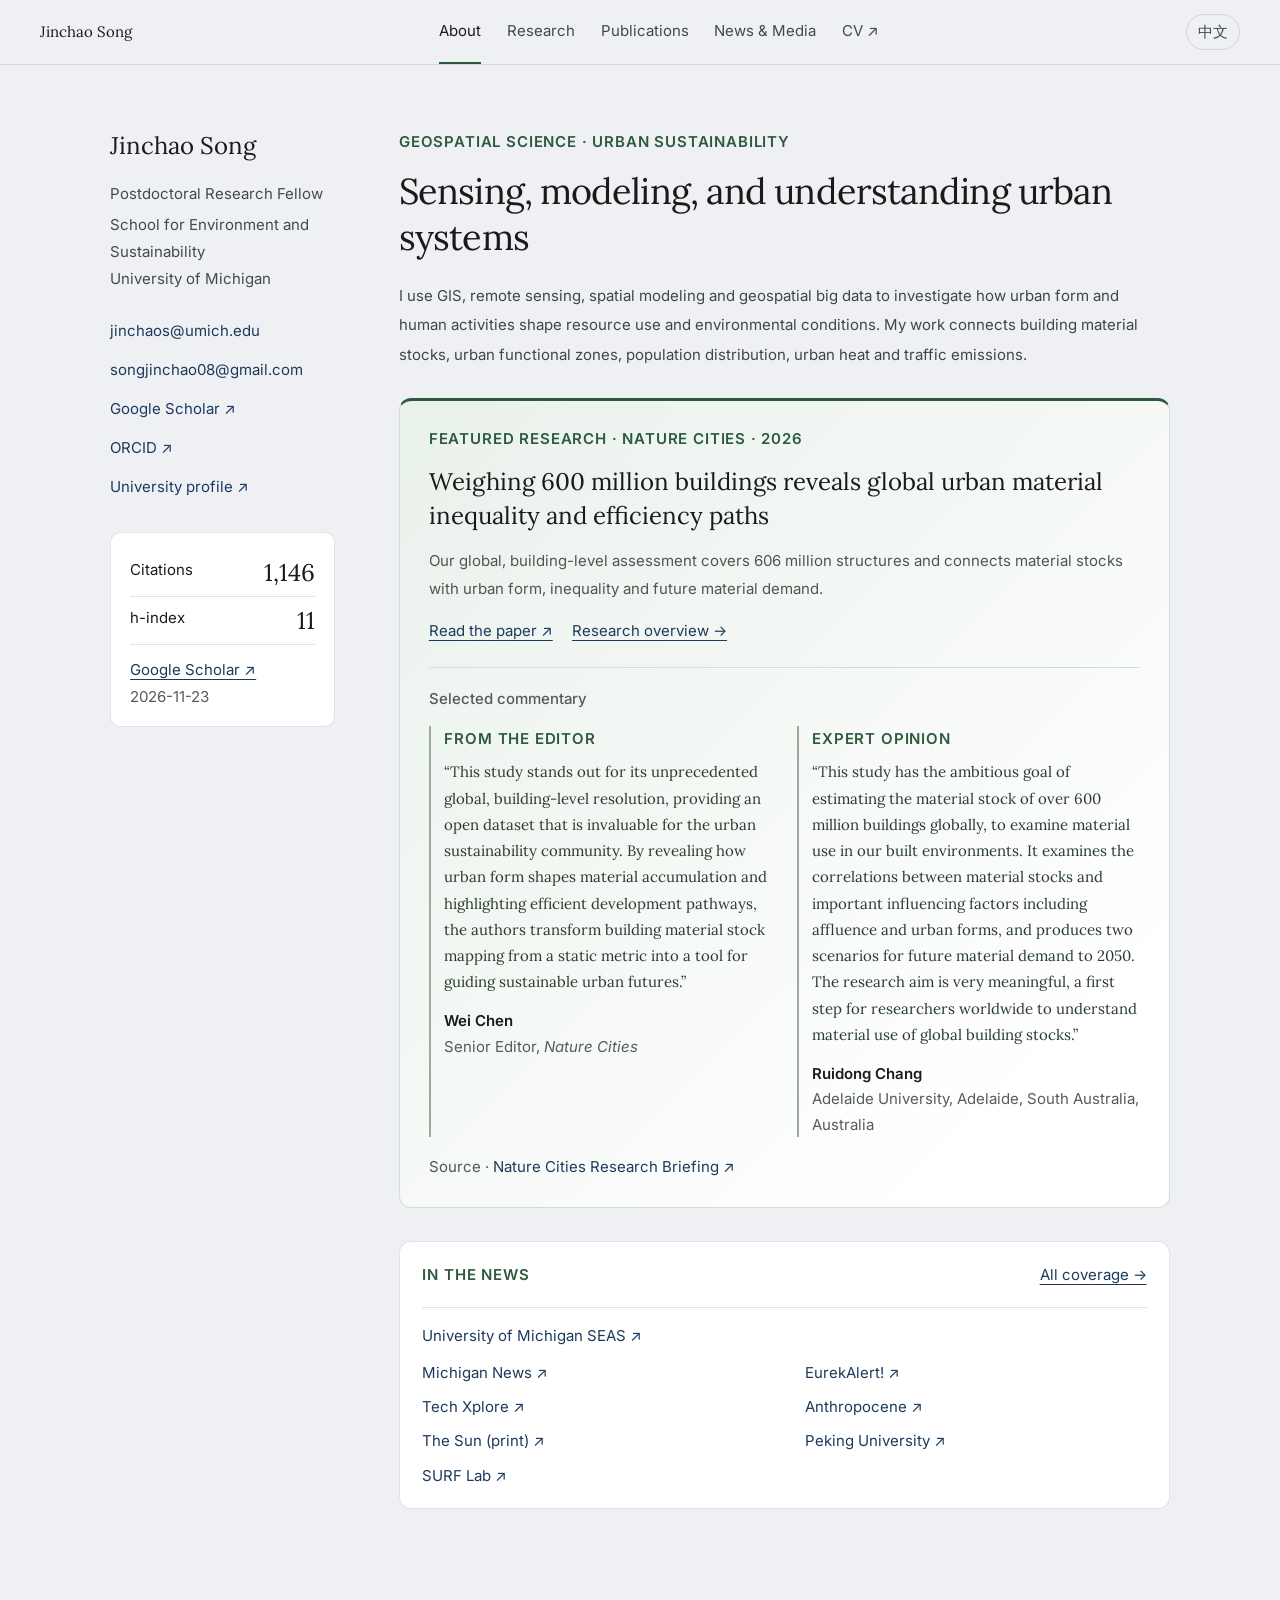
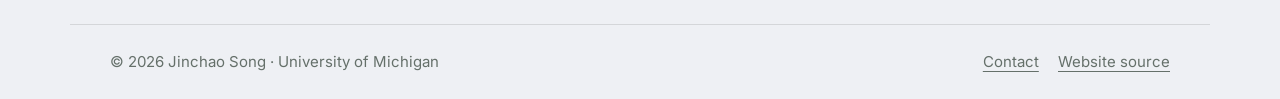
<file: index.html>
<!doctype html>
<html lang="en"><head>
<meta charset="utf-8"><meta name="viewport" content="width=device-width, initial-scale=1">
<title>Jinchao Song | Geospatial Science & Urban Sustainability</title>
<meta name="description" content="Jinchao Song is a postdoctoral research fellow at the University of Michigan working on GIS, remote sensing, geospatial big data and urban sustainability.">
<link rel="canonical" href="https://jinchao-song.github.io/">
<meta property="og:type" content="website"><meta property="og:title" content="Jinchao Song | Geospatial Science & Urban Sustainability"><meta property="og:description" content="Research and publications at the intersection of geospatial science and urban sustainability."><meta property="og:url" content="https://jinchao-song.github.io/">
<link rel="preconnect" href="https://fonts.googleapis.com"><link rel="preconnect" href="https://fonts.gstatic.com" crossorigin>
<link href="https://fonts.googleapis.com/css2?family=Lora:ital,wght@0,400;0,500;1,400&family=Inter:wght@400;500;600&display=swap" rel="stylesheet">
<link rel="stylesheet" href="site.css"><script src="site.js" defer></script>
<link rel="stylesheet" href="typography.css">
</head><body>
<a class="skip-link" href="#main">Skip to content</a>
<nav aria-label="Main navigation"><a class="nav-logo" href="#about">Jinchao Song</a><ul class="nav-links"><li><a href="#about" data-panel="about"><span data-en="About" data-zh="关于" >About</span></a></li><li><a href="#research" data-panel="research"><span data-en="Research" data-zh="研究" >Research</span></a></li><li><a href="#publications" data-panel="publications"><span data-en="Publications" data-zh="论文" >Publications</span></a></li><li><a href="#news" data-panel="news"><span data-en="News &amp; Media" data-zh="新闻与媒体" >News &amp; Media</span></a></li><li><a href="assets/Jinchao_Song_CV.pdf?v=20261010" class="">CV ↗</a></li></ul><button class="lang-toggle" id="langBtn" type="button" aria-label="Switch to Chinese">中文</button></nav>
<main id="main">
<section class="panel" id="about" aria-labelledby="about-title">
<div class="about-grid"><aside class="profile">
<h2 class="about-name">Jinchao Song</h2>
<p data-en="Postdoctoral Research Fellow" data-zh="博士后研究员" class="about-pos">Postdoctoral Research Fellow</p>
<p class="about-pos">School for Environment and Sustainability<br>University of Michigan</p>
<div class="contact-links">
<a href="mailto:jinchaos@umich.edu" class="">jinchaos@umich.edu</a>
<a href="mailto:songjinchao08@gmail.com" class="">songjinchao08@gmail.com</a>
<a href="https://scholar.google.com/citations?user=GwY9nlEAAAAJ&amp;hl=en" class="">Google Scholar ↗</a><a href="https://orcid.org/0000-0002-3448-124X" class="">ORCID ↗</a>
<a href="https://css.umich.edu/people/post-docs-associates/jinchao-song" class="">University profile ↗</a>
</div>
<div class="metrics" id="metrics" hidden><div><span data-en="Citations" data-zh="引用">Citations</span><strong id="citations"></strong></div><div><span>h-index</span><strong id="h-index"></strong></div><p><a href="https://scholar.google.com/citations?user=GwY9nlEAAAAJ&amp;hl=en" class="">Google Scholar ↗</a><br><span id="metrics-date"></span></p></div>
</aside><div class="about-content">
<p data-en="Geospatial science · Urban sustainability" data-zh="地理空间科学 · 城市可持续发展" class="eyebrow">Geospatial science · Urban sustainability</p>
<h1 data-en="Sensing, modeling, and understanding urban systems" data-zh="感知、建模与理解城市系统" id="about-title" tabindex="-1">Sensing, modeling, and understanding urban systems</h1>
<p data-en="I use GIS, remote sensing, spatial modeling and geospatial big data to investigate how urban form and human activities shape resource use and environmental conditions. My work connects building material stocks, urban functional zones, population distribution, urban heat and traffic emissions." data-zh="我利用 GIS、遥感、空间建模和地理空间大数据，研究城市形态与人类活动如何影响资源利用和环境。我的研究涉及建筑材料存量、城市功能区、人口分布、城市热环境及交通排放。" class="intro">I use GIS, remote sensing, spatial modeling and geospatial big data to investigate how urban form and human activities shape resource use and environmental conditions. My work connects building material stocks, urban functional zones, population distribution, urban heat and traffic emissions.</p>
<article class="featured-paper">
<p data-en="Featured research · Nature Cities · 2026" data-zh="代表性研究 · Nature Cities · 2026" class="eyebrow">Featured research · Nature Cities · 2026</p>
<h2><a href="https://doi.org/10.1038/s44284-026-00510-3" class="">Weighing 600 million buildings reveals global urban material inequality and efficiency paths</a></h2>
<p data-en="Our global, building-level assessment covers 606 million structures and connects material stocks with urban form, inequality and future material demand." data-zh="我们在全球范围内对 6.06 亿栋建筑开展单体尺度评估，将材料存量与城市形态、不平等及未来材料需求联系起来。" >Our global, building-level assessment covers 606 million structures and connects material stocks with urban form, inequality and future material demand.</p>
<div class="inline-links"><a href="https://doi.org/10.1038/s44284-026-00510-3" class="">Read the paper ↗</a><a href="project-4.html" class="">Research overview →</a></div>
<section class="research-commentary" aria-labelledby="research-commentary-title">
<h3 id="research-commentary-title" data-en="Selected commentary" data-zh="编辑与专家评价">Selected commentary</h3>
<div class="research-quotes">
<figure><p class="eyebrow" data-en="From the editor" data-zh="编辑评价">From the editor</p><blockquote cite="https://www.nature.com/articles/s44284-026-00509-w">“This study stands out for its unprecedented global, building-level resolution, providing an open dataset that is invaluable for the urban sustainability community. By revealing how urban form shapes material accumulation and highlighting efficient development pathways, the authors transform building material stock mapping from a static metric into a tool for guiding sustainable urban futures.”</blockquote><figcaption><strong>Wei Chen</strong><span>Senior Editor, <cite>Nature Cities</cite></span></figcaption></figure>
<figure><p class="eyebrow" data-en="Expert opinion" data-zh="专家评价">Expert opinion</p><blockquote cite="https://www.nature.com/articles/s44284-026-00509-w">“This study has the ambitious goal of estimating the material stock of over 600 million buildings globally, to examine material use in our built environments. It examines the correlations between material stocks and important influencing factors including affluence and urban forms, and produces two scenarios for future material demand to 2050. The research aim is very meaningful, a first step for researchers worldwide to understand material use of global building stocks.”</blockquote><figcaption><strong>Ruidong Chang</strong><span>Adelaide University, Adelaide, South Australia, Australia</span></figcaption></figure>
</div>
<p class="commentary-source"><span data-en="Source · " data-zh="来源 · ">Source · </span><a href="https://www.nature.com/articles/s44284-026-00509-w">Nature Cities Research Briefing ↗</a></p>
</section>
</article>
<div class="home-highlights" aria-label="Media highlights">
<div class="home-coverage">
<div class="coverage-header"><p class="eyebrow" data-en="In the news" data-zh="媒体与新闻">In the news</p><a class="all-news-link" href="#press-coverage" data-en="All coverage →" data-zh="全部报道 →">All coverage →</a></div>
<ul class="coverage-list">
<li><a href="https://seas.umich.edu/news/weighing-600-million-buildings-help-construct-more-efficient-future">University of Michigan SEAS ↗</a></li>
<li><a href="https://news.umich.edu/weighing-600-million-buildings-to-help-construct-a-more-efficient-future/">Michigan News ↗</a></li>
<li><a href="https://www.eurekalert.org/news-releases/1143682">EurekAlert! ↗</a></li>
<li><a href="https://techxplore.com/news/2026-09-million-efficient-future.html">Tech Xplore ↗</a></li>
<li><a href="https://www.anthropocenemagazine.org/2026/09/why-less-steel-and-concrete-isnt-the-same-as-more-sustainable/">Anthropocene ↗</a></li>
<li><a href="#press-sun">The Sun <span data-en="(print)" data-zh="（纸质版）">(print)</span> ↗</a></li>
<li><a href="https://ues.pku.edu.cn/xyxw/75dc41dcbbae4fb2961508c1afae5a6b.htm">Peking University ↗</a></li>
<li><a href="https://surf-lab.earth/f/new-pub">SURF Lab ↗</a></li>
</ul></div>
</div>
</div></div></section>

<section class="panel" id="research" aria-labelledby="research-title">
<header class="section-header"><div><p data-en="Research" data-zh="研究" class="eyebrow">Research</p><h1 data-en="From individual buildings to urban systems" data-zh="从单体建筑到城市系统" id="research-title" tabindex="-1">From individual buildings to urban systems</h1></div></header>
<p data-en="Integrating remote sensing, GIS and spatial modeling to understand the environmental and resource implications of urban development." data-zh="融合遥感、GIS 与空间建模，理解城市发展的环境与资源影响。" class="section-intro">Integrating remote sensing, GIS and spatial modeling to understand the environmental and resource implications of urban development.</p>
<div class="projects-grid">
<a class="project-card" href="project-4.html"><img class="building-preview" src="assets/building-material-stocks-fig3.png" alt="Urban form and building material stock visualizations from Song et al., Nature Cities (2026), Figure 3" loading="lazy" width="2070" height="1873"><div class="project-body"><p data-en="Resources &amp; sustainability" data-zh="资源与可持续发展" class="eyebrow">Resources &amp; sustainability</p><h2>Global Building Material Stocks</h2><p data-en="Building-level material stocks, global inequality and material-efficient urban development." data-zh="单体建筑材料存量、全球不平等与材料高效利用的城市发展。">Building-level material stocks, global inequality and material-efficient urban development.</p><span class="project-cta">Explore research →</span></div></a>
<a class="project-card" href="project-1.html"><img src="ufz-mexico.jpg" alt="Urban functional zone mapping" loading="lazy" width="600" height="250"><div class="project-body"><p data-en="Remote sensing" data-zh="遥感" class="eyebrow">Remote sensing</p><h2>Urban Functional Zone Mapping</h2><p data-en="Combining satellite imagery with urban data to map functions and population patterns." data-zh="结合卫星影像与城市数据，刻画城市功能与人口分布。">Combining satellite imagery with urban data to map functions and population patterns.</p><span class="project-cta">Explore research →</span></div></a>
<a class="project-card" href="project-3.html"><img src="heat-map.gif" alt="Animated global thermal environment visualization" loading="lazy" width="600" height="250"><div class="project-body"><p data-en="Urban form &amp; climate" data-zh="城市形态与气候" class="eyebrow">Urban form &amp; climate</p><h2>Urban Heat Island</h2><p data-en="Investigating how building density and urban form relate to land surface temperature." data-zh="探究建筑密度、城市形态与地表温度的关系。">Investigating how building density and urban form relate to land surface temperature.</p><span class="project-cta">Explore research →</span></div></a>
<a class="project-card" href="project-2.html"><img src="traffic-status.gif" alt="Traffic congestion patterns in Beijing" loading="lazy" width="600" height="250"><div class="project-body"><p data-en="Urban mobility &amp; air quality" data-zh="城市交通与空气质量" class="eyebrow">Urban mobility &amp; air quality</p><h2>Traffic Congestion and Vehicle Emissions</h2><p data-en="Using multi-source data and deep learning to study congestion and traffic-related emissions." data-zh="运用多源数据与深度学习研究交通拥堵和交通排放。">Using multi-source data and deep learning to study congestion and traffic-related emissions.</p><span class="project-cta">Explore research →</span></div></a>
</div></section>

<section class="panel" id="publications" aria-labelledby="publications-title"><header class="section-header"><h1 id="publications-title" tabindex="-1" data-en="Publications" data-zh="学术论文">Publications</h1><a href="https://scholar.google.com/citations?user=GwY9nlEAAAAJ&amp;hl=en" class="">Google Scholar ↗</a></header>
<div class="filter-bar" id="publication-filters" hidden><button type="button" data-filter="all" aria-pressed="true" data-en="All articles" data-zh="全部论文">All articles</button><button type="button" data-filter="first" aria-pressed="false" data-en="First-author articles" data-zh="第一作者论文">First-author articles</button></div>
<div class="pub-list"><article class="pub-item" data-first-author="true"><div class="pub-year">2026</div><div><h3 class="pub-title"><a href="https://doi.org/10.1038/s44284-026-00510-3" class="">Weighing 600 million buildings reveals global urban material inequality and efficiency paths</a></h3><p class="pub-authors"><strong>J Song</strong>, K Sun, BP Goldstein, X Tong, L Wang, M Helbich, Q Liu, M Dai, X Li, G Liu</p><p class="pub-venue"><strong class="journal-name">Nature Cities</strong></p></div></article>
<article class="pub-item" data-first-author="false"><div class="pub-year">2025</div><div><h3 class="pub-title"><a href="https://doi.org/10.1021/acs.est.5c05684" class="">Spatiotemporal Characteristics of Global Building Material Intensity Revealed for Circular and Low-Carbon Construction</a></h3><p class="pub-authors">Q Liu, X Ouyang, W Zhu, K Sun, <strong>J Song</strong>, X Li, Y Li, W Chen, G Liu</p><p class="pub-venue"><strong class="journal-name">Environmental Science &amp; Technology</strong> 59 (46), 24786–24795</p></div></article>
<article class="pub-item" data-first-author="false"><div class="pub-year">2025</div><div><h3 class="pub-title"><a href="https://doi.org/10.1038/s41597-025-05618-0" class="">A global dataset for steel aluminum and cement in-use stocks at 500 m gridded level 2000–2019</a></h3><p class="pub-authors">K Sun, Q Li, M Dai, H Guo, Q Liu, <strong>J Song</strong>, Z Chen, SRB Gummidi, W Chen, B Yu, G Liu</p><p class="pub-venue"><strong class="journal-name">Scientific Data</strong> 12, 1560</p></div></article>
<article class="pub-item" data-first-author="false"><div class="pub-year">2025</div><div><h3 class="pub-title"><a href="https://www.sciencedirect.com/science/article/pii/S266649842500016X" class="">Urban Fabric Decoded: High-Precision Building Material Identification via Deep Learning and Remote Sensing</a></h3><p class="pub-authors">K Sun, Q Li, Q Liu, <strong>J Song</strong>, M Dai, X Qian, SRB Gummidi, B Yu, F Creutzig, G Liu</p><p class="pub-venue"><strong class="journal-name">Environmental Science and Ecotechnology</strong> 24, 100538</p></div></article>
<article class="pub-item" data-first-author="true"><div class="pub-year">2020</div><div><h3 class="pub-title"><a href="https://doi.org/10.1016/j.landurbplan.2020.103794" class="">Effects of building density on land surface temperature in China: Spatial patterns and determinants</a></h3><p class="pub-authors"><strong>J Song</strong>, W Chen, J Zhang, K Huang, B Hou, AV Prishchepov</p><p class="pub-venue"><strong class="journal-name">Landscape and Urban Planning</strong> 198, 103794</p></div></article>
<article class="pub-item" data-first-author="true"><div class="pub-year">2019</div><div><h3 class="pub-title"><a href="https://www.sciencedirect.com/science/article/pii/S0959652619327519" class="">Spatio-temporal patterns of traffic-related air pollutant emissions in different urban functional zones estimated by real-time video and deep learning technique</a></h3><p class="pub-authors"><strong>J Song</strong>, C Zhao, T Lin, X Li, AV Prishchepov</p><p class="pub-venue"><strong class="journal-name">Journal of Cleaner Production</strong> 238, 117881</p></div></article>
<article class="pub-item" data-first-author="true"><div class="pub-year">2019</div><div><h3 class="pub-title"><a href="https://doi.org/10.1016/j.compenvurbsys.2019.101364" class="">Mapping spatio-temporal patterns and detecting the factors of traffic congestion with multi-source data fusion and mining techniques</a></h3><p class="pub-authors"><strong>J Song</strong>, C Zhao, S Zhong, TAS Nielsen, AV Prishchepov</p><p class="pub-venue"><strong class="journal-name">Computers, Environment and Urban Systems</strong> 77, 101364</p></div></article>
<article class="pub-item" data-first-author="true"><div class="pub-year">2019</div><div><h3 class="pub-title"><a href="https://www.sciencedirect.com/science/article/pii/S0169204619301513" class="">Monitoring finer-scale population density in urban functional zones: A remote sensing data fusion approach</a></h3><p class="pub-authors"><strong>J Song</strong>, X Tong, L Wang, C Zhao, AV Prishchepov</p><p class="pub-venue"><strong class="journal-name">Landscape and Urban Planning</strong> 190, 103580</p></div></article>
<article class="pub-item" data-first-author="false"><div class="pub-year">2019</div><div><h3 class="pub-title"><a href="https://doi.org/10.1016/j.scitotenv.2018.11.143" class="">Analysis of the relationship between electromagnetic radiation characteristics and urban functions in highly populated urban areas</a></h3><p class="pub-authors">C Tang, C Yang, RS Cai, H Ye, L Duan, Z Zhang, Z Shi, K Lin, <strong>J Song</strong>, X Huang, H Zhang, J Yang, P Cai</p><p class="pub-venue"><strong class="journal-name">Science of the Total Environment</strong> 654, 535–540</p></div></article>
<article class="pub-item" data-first-author="true"><div class="pub-year">2018</div><div><h3 class="pub-title"><a href="https://www.mdpi.com/2072-4292/10/11/1737" class="">Mapping urban functional zones by integrating very high spatial resolution remote sensing imagery and points of interest: A case study of Xiamen, China</a></h3><p class="pub-authors"><strong>J Song</strong>, T Lin, X Li, AV Prishchepov</p><p class="pub-venue"><strong class="journal-name">Remote Sensing</strong> 10 (11), 1737</p></div></article>
<article class="pub-item" data-first-author="false"><div class="pub-year">2018</div><div><h3 class="pub-title"><a href="https://doi.org/10.1016/j.habitatint.2017.11.013" class="">Urban waterlogging risk assessment based on internet open data: A case study in China</a></h3><p class="pub-authors">T Lin, X Liu, <strong>J Song</strong>, G Zhang, Y Jia, Z Tu, Z Zheng, C Liu</p><p class="pub-venue"><strong class="journal-name">Habitat International</strong> 71, 88–96</p></div></article>
<article class="pub-item" data-first-author="false"><div class="pub-year">2018</div><div><h3 class="pub-title"><a href="https://doi.org/10.1016/j.jclepro.2017.10.099" class="">The role of climate, construction quality, microclimate, and socio-economic conditions on carbon emissions from office buildings in China</a></h3><p class="pub-authors">H Ye, Q Ren, L Shi, <strong>J Song</strong>, X Hu, X Li, G Zhang, T Lin, X Xue</p><p class="pub-venue"><strong class="journal-name">Journal of Cleaner Production</strong> 171, 911–916</p></div></article>
<article class="pub-item" data-first-author="false"><div class="pub-year">2016</div><div><h3 class="pub-title"><a href="https://doi.org/10.1186/s12940-016-0104-5" class="">Urbanization and health in China, thinking at the national, local and individual levels</a></h3><p class="pub-authors">X Li, <strong>J Song</strong>, T Lin, J Dixon, G Zhang, H Ye</p><p class="pub-venue"><strong class="journal-name">Environmental Health</strong> 15 (Suppl 1), S32</p></div></article>
<article class="pub-item" data-first-author="true"><div class="pub-year">2015</div><div><h3 class="pub-title"><a href="https://doi.org/10.3724/SP.J.1047.2015.00750" class="">A method of extracting urban built-up area based on DMSP/OLS nighttime data and Google Earth</a></h3><p class="pub-authors"><strong>J Song</strong>, X Li, T Lin, G Zhang, H Ye, X He, R Ge</p><p class="pub-venue"><strong class="journal-name">Journal of Geo-Information Science</strong> 17 (6), 750–756</p></div></article></div>
<div class="info-block briefing"><h2 data-en="Research briefing" data-zh="研究简报">Research briefing</h2><h3><a href="https://doi.org/10.1038/s44284-026-00509-w" class="">Global characterization of building-level weight reveals urban material inequality</a></h3><p><em><strong class="journal-name">Nature Cities</strong></em> · 8 September 2026</p><p data-en="Companion briefing to the research article above, including a “Behind the paper” contribution by G. Liu and J. Song, expert opinion and an editorial perspective." data-zh="上述研究论文的配套简报，包含 G. Liu 与 J. Song 的“Behind the paper”内容，以及专家和编辑点评。" >Companion briefing to the research article above, including a “Behind the paper” contribution by G. Liu and J. Song, expert opinion and an editorial perspective.</p></div>
</section>

<section class="panel" id="news" aria-labelledby="news-title">
<header class="section-header"><div><p data-en="Research in focus" data-zh="研究动态" class="eyebrow">Research in focus</p><h1 id="news-title" tabindex="-1" data-en="News, Media &amp; Conferences" data-zh="新闻、媒体与学术会议">News, Media &amp; Conferences</h1></div></header>
<div class="news-jump-links"><a href="#press-coverage" data-en="Media &amp; research news" data-zh="媒体与研究新闻">Media &amp; research news</a><a href="#conference-grc" data-en="Conference photos" data-zh="会议照片">Conference photos</a></div>
<div id="press-coverage"><h2 class="subheading" tabindex="-1" data-en="Media &amp; Research News" data-zh="媒体与研究新闻">Media &amp; Research News</h2>
<div class="news-list"><article class="news-item"><p class="news-date">17 Sep 2026</p><div><span data-en="University news" data-zh="大学新闻" class="eyebrow">University news</span><h3>University of Michigan SEAS</h3><p><a href="https://seas.umich.edu/news/weighing-600-million-buildings-help-construct-more-efficient-future" class="">Weighing 600 million buildings to help construct a more efficient future</a></p></div></article><article class="news-item"><p class="news-date">15 Sep 2026</p><div><span data-en="Media coverage" data-zh="媒体报道" class="eyebrow">Media coverage</span><h3>Anthropocene</h3><p><a href="https://www.anthropocenemagazine.org/2026/09/why-less-steel-and-concrete-isnt-the-same-as-more-sustainable/" class="">Why less steel and concrete isn’t the same as more sustainable</a></p></div></article><article class="news-item"><p class="news-date">14 Sep 2026</p><div><span data-en="University news" data-zh="大学新闻" class="eyebrow">University news</span><h3>Michigan News</h3><p><a href="https://news.umich.edu/weighing-600-million-buildings-to-help-construct-a-more-efficient-future/">Weighing 600 million buildings to help construct a more efficient future</a></p></div></article><article class="news-item"><p class="news-date">14 Sep 2026</p><div><span data-en="Lab news" data-zh="实验室新闻" class="eyebrow">Lab news</span><h3>SURF Lab</h3><p><a href="https://surf-lab.earth/f/new-pub" class="">New Pub</a></p></div></article><article class="news-item"><p class="news-date">11 Sep 2026</p><div><span data-en="Research news release" data-zh="研究新闻稿" class="eyebrow">Research news release</span><h3>EurekAlert!</h3><p><a href="https://www.eurekalert.org/news-releases/1143682">Weighing 600 million buildings to help construct a more efficient future</a></p></div></article><article class="news-item"><p class="news-date">11 Sep 2026</p><div><span data-en="External news platform · University of Michigan supplied" data-zh="外部新闻平台 · 密歇根大学供稿" class="eyebrow">External news platform · University of Michigan supplied</span><h3>Tech Xplore</h3><p><a href="https://techxplore.com/news/2026-09-million-efficient-future.html">Weighing 600 million buildings to help construct a more efficient future</a></p></div></article><article class="news-item"><p class="news-date">10 Sep 2026</p><div><span data-en="University news · in Chinese" data-zh="大学新闻 · 中文" class="eyebrow">University news · in Chinese</span><h3>Peking University</h3><p><a href="https://ues.pku.edu.cn/xyxw/75dc41dcbbae4fb2961508c1afae5a6b.htm" class="">Research news on global building material stocks and sustainable urban transitions</a></p></div></article><article class="news-item"><p class="news-date">8 Sep 2026</p><div><span data-en="Research briefing" data-zh="研究简报" class="eyebrow">Research briefing</span><h3>Nature Cities</h3><p><a href="https://doi.org/10.1038/s44284-026-00509-w" class="">Global characterization of building-level weight reveals urban material inequality</a></p></div></article><article class="news-item" id="press-sun"><p class="news-date">2026</p><div><span data-en="Print newspaper coverage" data-zh="纸质报纸报道" class="eyebrow">Print newspaper coverage</span><h3 tabindex="-1">The Sun</h3><p>Weight of the world</p><details class="press-clipping"><summary data-en="View print clipping" data-zh="查看报纸剪报">View print clipping</summary><figure><a href="assets/the-sun-weight-of-the-world-2026.jpg" target="_blank" rel="noopener noreferrer"><img src="assets/the-sun-weight-of-the-world-2026.jpg" alt="The Sun print newspaper clipping titled Weight of the world, reporting on the global building material stock study" loading="lazy"></a><figcaption data-en="The Sun · Print edition · 2026" data-zh="The Sun · 纸质版 · 2026">The Sun · Print edition · 2026</figcaption></figure></details></div></article></div>
</div>
<article class="conference-feature" id="conference-grc" aria-labelledby="conference-title">
<p class="eyebrow" data-en="Conferences &amp; presentations" data-zh="学术会议与报告">Conferences &amp; presentations</p>
<h2 id="conference-title" tabindex="-1">Gordon Research Conference on Industrial Ecology</h2>
<p class="conference-date">28 June–3 July 2026 · Newry, Maine, USA</p>
<div class="conference-layout"><figure><a href="assets/grc-industrial-ecology-2026.png" target="_blank" rel="noopener noreferrer"><img src="assets/grc-industrial-ecology-2026.png" alt="Participants discussing Jinchao Song’s building material stocks poster at the 2026 Gordon Research Conference on Industrial Ecology" width="1280" height="1707" loading="lazy"></a><figcaption data-en="Poster session · Gordon Research Conference, 2026" data-zh="海报展示现场 · Gordon Research Conference，2026">Poster session · Gordon Research Conference, 2026</figcaption></figure>
<div class="conference-description"><p class="eyebrow" data-en="Poster presentation" data-zh="海报展示">Poster presentation</p><h3>Weighing over 600 million buildings globally reveals stark disparities and material-efficient urbanization pathways</h3><p data-en="Presented my research on global building material stocks and material-efficient urbanization at the 2026 Gordon Research Conference on Industrial Ecology." data-zh="在 2026 年 Gordon Research Conference on Industrial Ecology 展示全球建筑材料存量与材料高效利用的城市化研究。">Presented my research on global building material stocks and material-efficient urbanization at the 2026 Gordon Research Conference on Industrial Ecology.</p><div class="inline-links"><a href="https://surf-lab.earth/f/gordon-research-conference-2026" data-en="SURF Lab conference news ↗" data-zh="SURF Lab 会议动态 ↗">SURF Lab conference news ↗</a><a href="project-4.html" data-en="Explore the research →" data-zh="了解这项研究 →">Explore the research →</a></div></div></div>
</article>
</section>
</main>
<footer><span>© 2026 Jinchao Song · University of Michigan</span><div><a href="mailto:jinchaos@umich.edu" class="">Contact</a><a href="https://github.com/Jinchao-Song/Jinchao-Song.github.io" class="">Website source</a></div></footer>
</body></html>
</file>
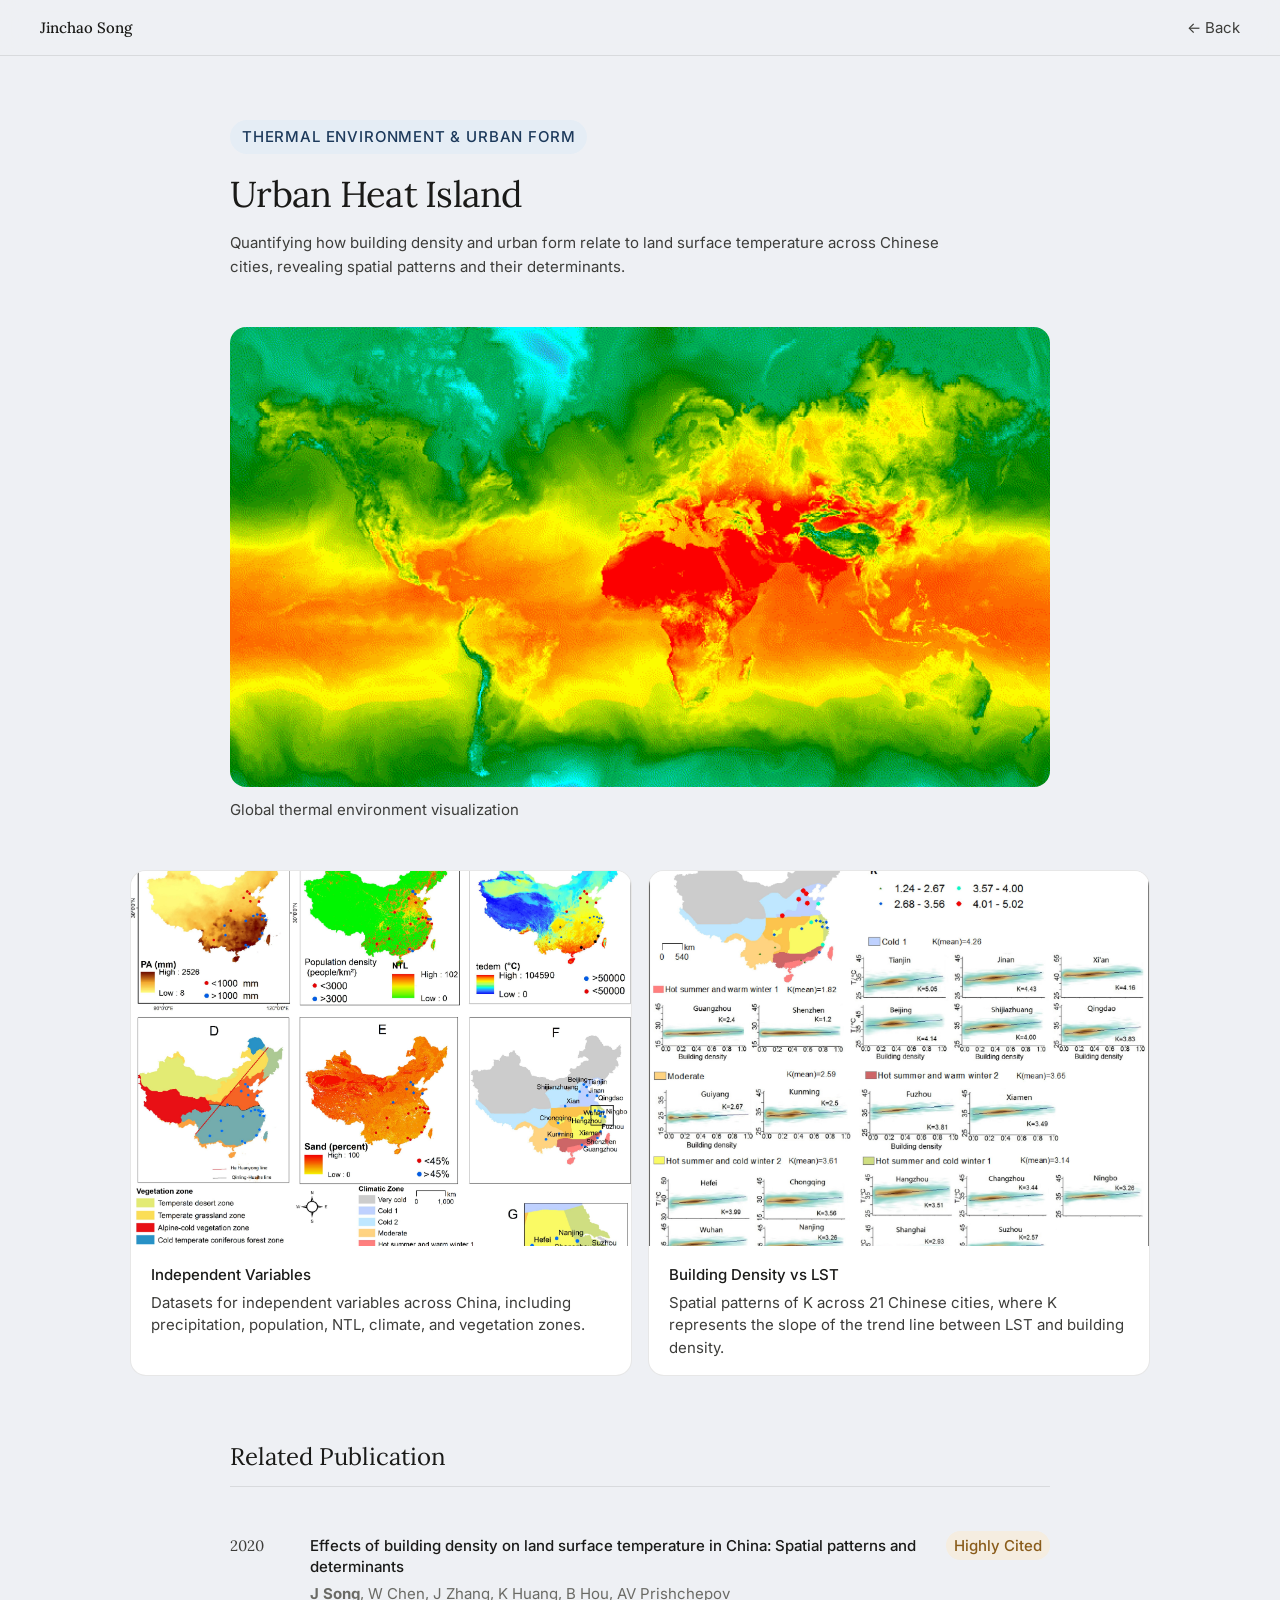
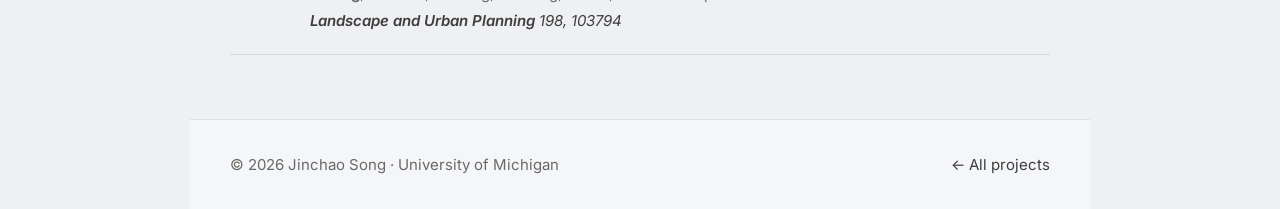
<file: project-3.html>
<!DOCTYPE html>
<html lang="en">
<head>
<meta charset="UTF-8">
<meta name="viewport" content="width=device-width, initial-scale=1.0">
<title>Urban Heat Island | Jinchao Song</title>
<link href="https://fonts.googleapis.com/css2?family=Lora:ital,wght@0,400;0,500;1,400&family=Inter:wght@300;400;500;600&display=swap" rel="stylesheet">
<style>
*, *::before, *::after { box-sizing: border-box; margin: 0; padding: 0; }
:root {
  --bg: #eef0f4; --bg2: #ffffff;
  --text: #1a1a18; --text2: #3d3d3a; --text3: #6a6a65;
  --border: rgba(26,26,24,0.1); --border2: rgba(26,26,24,0.18);
  --accent: #2d5a3d; --accent-light: #e8f0ea;
  --accent2: #1d3a5c; --accent2-light: #e5edf5;
  --amber: #8a5c1a; --amber-light: #f5ede0;
  --radius: 10px; --radius-lg: 16px;
}
body { font-family: 'Inter', -apple-system, BlinkMacSystemFont, sans-serif; background: var(--bg); color: var(--text); font-size:var(--type-body); line-height: 1.7; -webkit-font-smoothing: antialiased; }

nav {
  position: sticky; top: 0; z-index: 100;
  background: rgba(238,240,244,0.92); backdrop-filter: blur(12px);
  border-bottom: 0.5px solid var(--border);
  display: flex; justify-content: space-between; align-items: center;
  padding: 0 2.5rem; height: 56px;
}
.nav-logo { font-family: 'Lora', serif; font-size:var(--type-body); font-weight: 500; color: var(--text); text-decoration: none; }
.back-link { font-size:var(--type-body); color: var(--text2); text-decoration: none; }
.back-link:hover { color: var(--text); }

.project-hero {
  max-width: 900px; margin: 0 auto;
  padding: 4rem 2.5rem 2rem;
}
.project-eyebrow {
  font-size:var(--type-body); letter-spacing: 0.12em; text-transform: uppercase;
  color: var(--accent2); background: var(--accent2-light);
  padding: 4px 12px; border-radius: 20px; display: inline-block;
  margin-bottom: 1.25rem; font-weight: 500;
}
.project-title {
  font-family: 'Lora', serif; font-size:var(--type-display);
  font-weight: 400; letter-spacing: -0.02em; line-height: 1.15;
  margin-bottom: 1rem;
}
.project-subtitle {
  font-size:var(--type-body); color: var(--text2); line-height: 1.6;
  max-width: 720px;
}

.gallery {
  max-width: 1100px; margin: 0 auto;
  padding: 1rem 2.5rem 2rem;
  display: grid; grid-template-columns: 1fr 1fr; gap: 16px;
}
.gallery-item {
  background: var(--bg2);
  border: 0.5px solid var(--border);
  border-radius: var(--radius-lg);
  overflow: hidden;
}
.gallery-img {
  width: 100%;
  aspect-ratio: 4/3;
  background: linear-gradient(135deg, #e0eaf2 0%, #f3f7fa 100%);
  display: flex; align-items: center; justify-content: center;
  color: var(--text3); font-size:var(--type-body);
  overflow: hidden;
}
.gallery-img img { width: 100%; height: 100%; object-fit: cover; display: block; }
.gallery-caption { padding: 1rem 1.25rem; }
.gallery-caption h3 { font-size:var(--type-body); font-weight: 500; margin-bottom: 4px; }
.gallery-caption p { font-size:var(--type-body); color: var(--text2); line-height: 1.5; }

.references {
  max-width: 900px; margin: 0 auto;
  padding: 2rem 2.5rem 4rem;
}
.references h2 {
  font-family: 'Lora', serif; font-size:var(--type-heading); font-weight: 400;
  margin-bottom: 1.5rem; padding-bottom: 0.75rem;
  border-bottom: 0.5px solid var(--border);
}
.ref-item {
  display: grid; grid-template-columns: 60px 1fr auto; gap: 0 1.25rem;
  padding: 1.25rem 0; border-bottom: 0.5px solid var(--border);
  align-items: baseline;
}
.ref-year { font-family: 'Lora', serif; font-size:var(--type-body); color: var(--text2); }
.ref-title { font-size:var(--type-body); font-weight: 500; line-height: 1.4; margin-bottom: 4px; }
.ref-title a { color: inherit; text-decoration: none; }
.ref-title a:hover { color: var(--accent2); }
.ref-authors { font-size:var(--type-body); color: var(--text3); margin-bottom: 2px; }
.ref-venue { font-size:var(--type-body); color: var(--text2); font-style: italic; }
.highly-cited { font-size:var(--type-body); background: var(--amber-light); color: var(--amber); padding: 2px 8px; border-radius: 20px; font-weight: 500; white-space: nowrap; }

footer {
  border-top: 0.5px solid var(--border);
  padding: 2rem 2.5rem;
  display: flex; justify-content: space-between;
  max-width: 900px; margin: 0 auto;
  background: rgba(255,255,255,0.4);
}
footer span { font-size:var(--type-body); color: var(--text3); }

@media (max-width: 768px) {
  .gallery { grid-template-columns: 1fr; padding: 1rem 1.5rem 2rem; }
  nav, .project-hero, .references { padding-left: 1.5rem; padding-right: 1.5rem; }
}

:focus-visible { outline: 2px solid #1d3a5c; outline-offset: 5px; }
@media(max-width:480px){.ref-item{grid-template-columns:1fr;gap:.25rem}footer{flex-direction:column;gap:1rem;padding:1.5rem}.project-title{overflow-wrap:anywhere}}
</style>
<link rel="stylesheet" href="typography.css">
</head>
<body>

<nav>
  <a class="nav-logo" href="index.html">Jinchao Song</a>
  <a class="back-link" href="index.html#research">← Back</a>
</nav>

<header class="project-hero">
  <span class="project-eyebrow">Thermal Environment & Urban Form</span>
  <h1 class="project-title">Urban Heat Island</h1>
  <p class="project-subtitle">
    Quantifying how building density and urban form relate to land surface temperature across Chinese cities, revealing spatial patterns and their determinants.
  </p>
</header>

<figure style="max-width:900px;margin:0 auto;padding:1rem 2.5rem 2rem"><img src="heat-map.gif" alt="Animated global thermal environment visualization" width="768" height="431" style="display:block;width:100%;height:auto;border-radius:16px"><figcaption style="font-size:var(--type-body);color:var(--text2);margin-top:.6rem">Global thermal environment visualization</figcaption></figure>
<!-- Result Gallery -->
<div class="gallery">
  <div class="gallery-item">
    <div class="gallery-img">
      <img src="China.jpg" alt="Datasets for independent variables">
    </div>
    <div class="gallery-caption">
      <h3>Independent Variables</h3>
      <p>Datasets for independent variables across China, including precipitation, population, NTL, climate, and vegetation zones.</p>
    </div>
  </div>

  <div class="gallery-item">
    <div class="gallery-img">
      <img src="ChinaUHI.jpg" alt="Spatial patterns of K">
    </div>
    <div class="gallery-caption">
      <h3>Building Density vs LST</h3>
      <p>Spatial patterns of K across 21 Chinese cities, where K represents the slope of the trend line between LST and building density.</p>
    </div>
  </div>
</div>

<!-- Related Publication -->
<section class="references">
  <h2>Related Publication</h2>

  <div class="ref-item">
    <div class="ref-year">2020</div>
    <div>
      <p class="ref-title"><a href="https://www.sciencedirect.com/science/article/pii/S0169204619312526" target="_blank" rel="noopener noreferrer">Effects of building density on land surface temperature in China: Spatial patterns and determinants</a></p>
      <p class="ref-authors"><strong>J Song</strong>, W Chen, J Zhang, K Huang, B Hou, AV Prishchepov</p>
      <p class="ref-venue"><strong class="journal-name">Landscape and Urban Planning</strong> 198, 103794</p>
    </div>
    <span class="highly-cited">Highly Cited</span>
  </div>

</section>

<footer>
  <span>© 2026 Jinchao Song · University of Michigan</span>
  <a class="back-link" href="index.html#research" style="font-size:var(--type-body);">← All projects</a>
</footer>

</body>
</html>
</file>
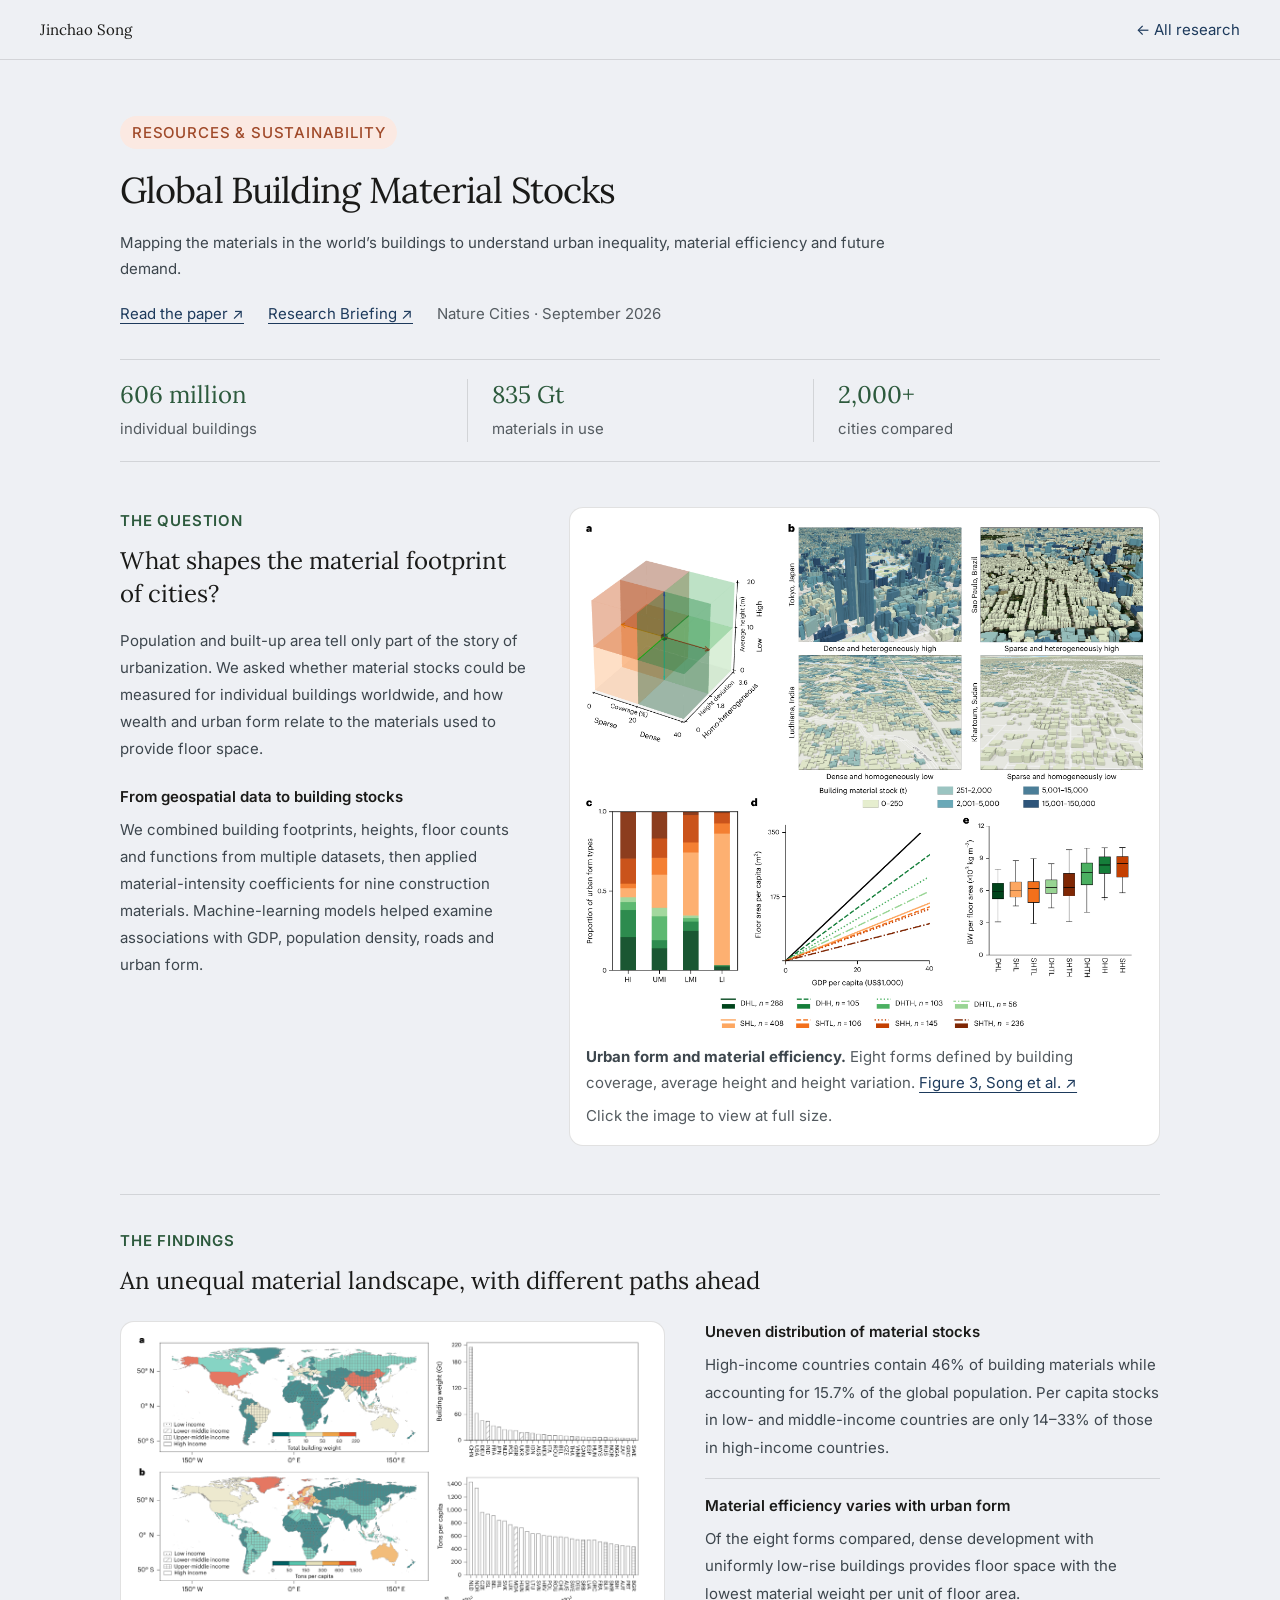
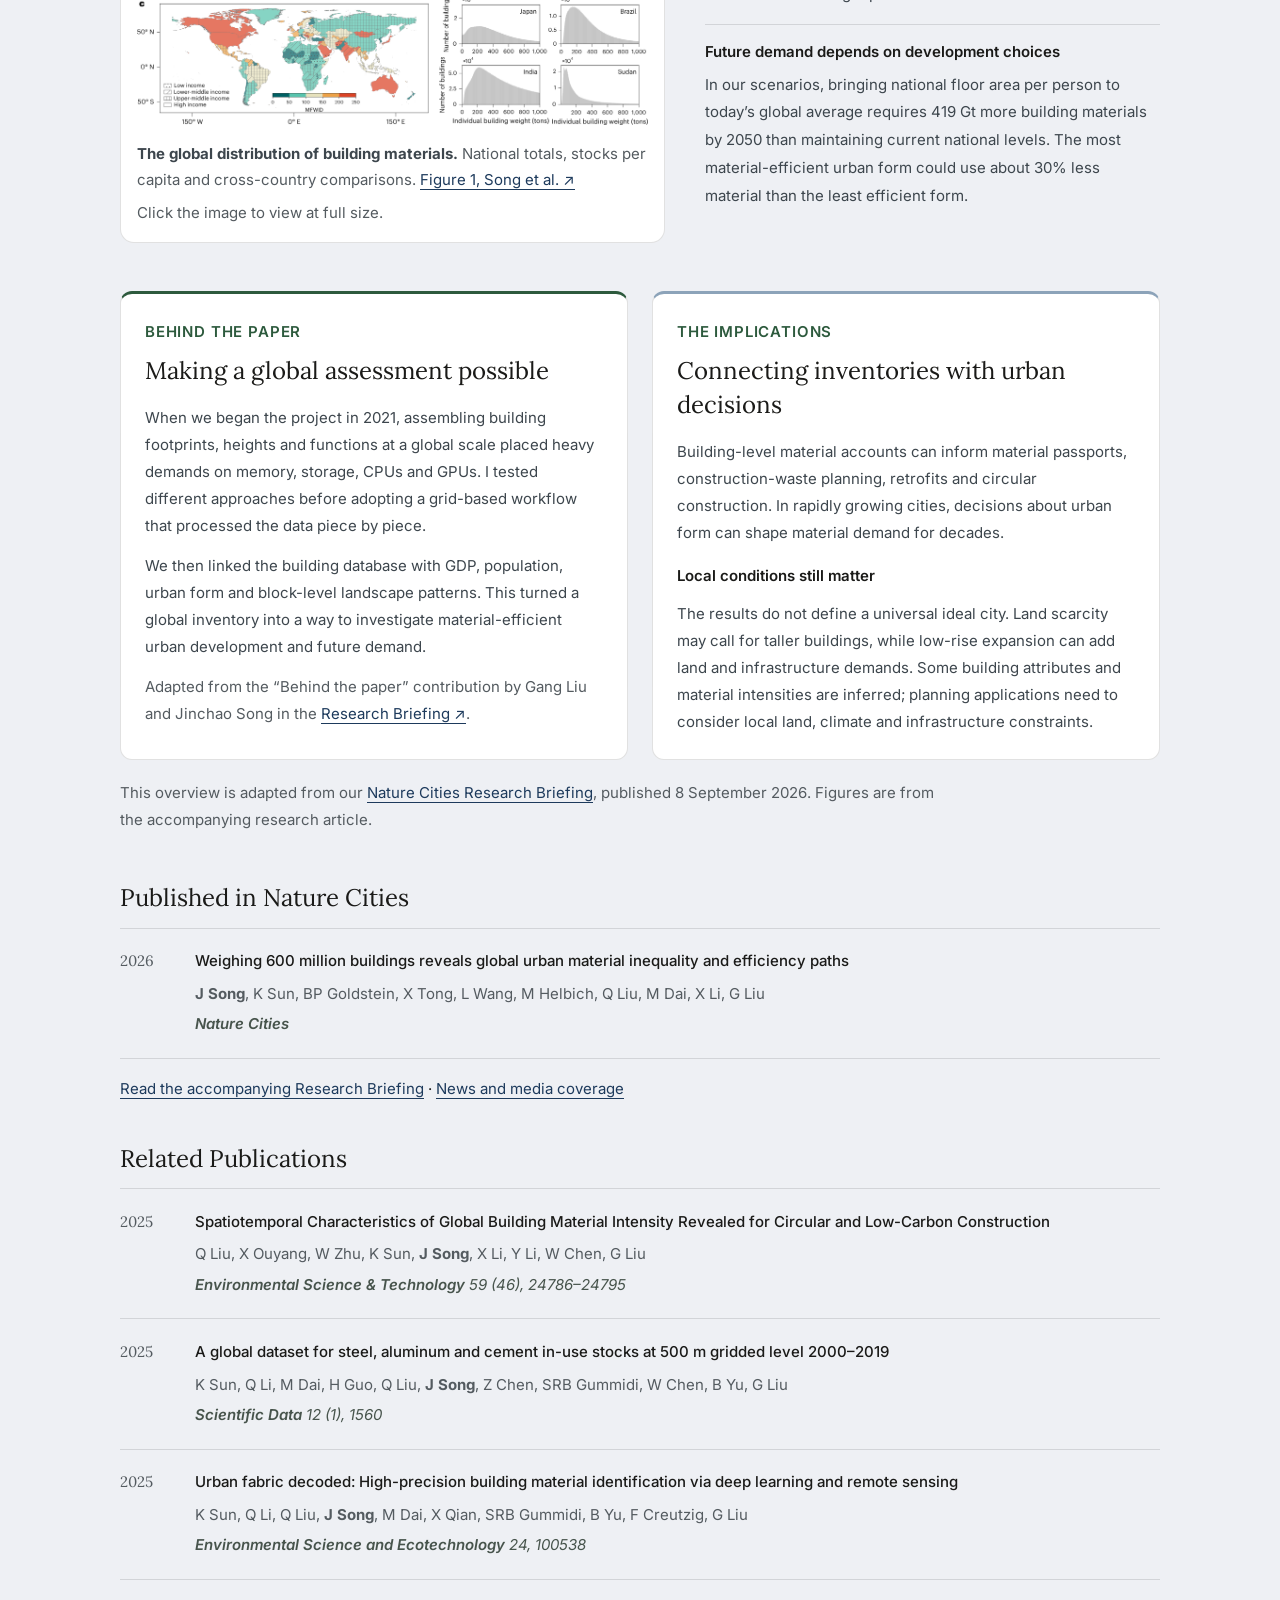
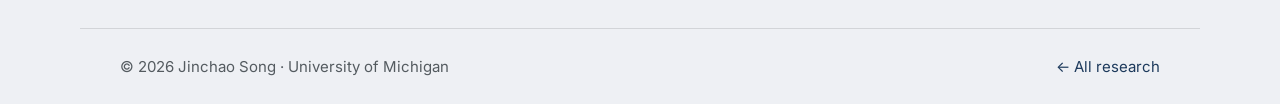
<file: project-4.html>
<!DOCTYPE html>
<html lang="en">
<head>
<meta charset="UTF-8">
<meta name="viewport" content="width=device-width, initial-scale=1.0">
<title>Global Building Material Stocks | Jinchao Song</title>
<meta name="description" content="Mapping the materials in 606 million buildings to understand global urban inequality, material efficiency and future demand. Research by Jinchao Song and colleagues in Nature Cities.">
<link href="https://fonts.googleapis.com/css2?family=Lora:ital,wght@0,400;0,500;1,400&family=Inter:wght@400;500;600&display=swap" rel="stylesheet">
<link rel="stylesheet" href="project-4.css">
<link rel="stylesheet" href="typography.css">
</head>
<body>
<a class="skip-link" href="#main">Skip to content</a>
<nav aria-label="Project navigation"><a class="nav-logo" href="index.html#about">Jinchao Song</a><a class="back-link" href="index.html#research">← All research</a></nav>
<main id="main">
<header class="project-hero">
<span class="project-eyebrow">Resources &amp; sustainability</span>
<h1>Global Building Material Stocks</h1>
<p class="project-subtitle">Mapping the materials in the world’s buildings to understand urban inequality, material efficiency and future demand.</p>
<div class="project-links"><a href="https://doi.org/10.1038/s44284-026-00510-3">Read the paper ↗</a><a href="https://www.nature.com/articles/s44284-026-00509-w">Research Briefing ↗</a><span>Nature Cities · September 2026</span></div>
<dl class="study-stats" aria-label="Study at a glance"><div><dt>606 million</dt><dd>individual buildings</dd></div><div><dt>835 Gt</dt><dd>materials in use</dd></div><div><dt>2,000+</dt><dd>cities compared</dd></div></dl>
</header>
<div class="study-body">
<section class="study-opening" aria-labelledby="question-title">
<div class="study-copy"><p class="section-kicker">The question</p><h2 id="question-title">What shapes the material footprint of cities?</h2><p>Population and built-up area tell only part of the story of urbanization. We asked whether material stocks could be measured for individual buildings worldwide, and how wealth and urban form relate to the materials used to provide floor space.</p><h3>From geospatial data to building stocks</h3><p>We combined building footprints, heights, floor counts and functions from multiple datasets, then applied material-intensity coefficients for nine construction materials. Machine-learning models helped examine associations with GDP, population density, roads and urban form.</p></div>
<figure class="research-figure"><a href="assets/building-material-stocks-fig3.png" target="_blank" rel="noopener noreferrer"><img src="assets/building-material-stocks-fig3.png" width="2070" height="1873" alt="Eight urban form types and their relationship to building material efficiency, with building-level maps for Tokyo, São Paulo, Ludhiana and Khartoum"></a><figcaption><strong>Urban form and material efficiency.</strong> Eight forms defined by building coverage, average height and height variation. <a href="https://www.nature.com/articles/s44284-026-00510-3/figures/3">Figure 3, Song et al. ↗</a><span class="figure-hint">Click the image to view at full size.</span></figcaption></figure>
</section>
<section class="findings-section" aria-labelledby="findings-title"><div class="section-heading"><p class="section-kicker">The findings</p><h2 id="findings-title">An unequal material landscape, with different paths ahead</h2></div>
<div class="findings-layout"><figure class="research-figure"><a href="assets/building-material-stocks-fig1.png" target="_blank" rel="noopener noreferrer"><img src="assets/building-material-stocks-fig1.png" width="2172" height="1641" loading="lazy" alt="Global maps and comparisons of total building material stocks and stocks per capita around 2020"></a><figcaption><strong>The global distribution of building materials.</strong> National totals, stocks per capita and cross-country comparisons. <a href="https://www.nature.com/articles/s44284-026-00510-3/figures/1">Figure 1, Song et al. ↗</a><span class="figure-hint">Click the image to view at full size.</span></figcaption></figure>
<div class="findings-list"><article><h3>Uneven distribution of material stocks</h3><p>High-income countries contain 46% of building materials while accounting for 15.7% of the global population. Per capita stocks in low- and middle-income countries are only 14–33% of those in high-income countries.</p></article><article><h3>Material efficiency varies with urban form</h3><p>Of the eight forms compared, dense development with uniformly low-rise buildings provides floor space with the lowest material weight per unit of floor area.</p></article><article><h3>Future demand depends on development choices</h3><p>In our scenarios, bringing national floor area per person to today’s global average requires 419 Gt more building materials by 2050 than maintaining current national levels. The most material-efficient urban form could use about 30% less material than the least efficient form.</p></article></div></div></section>
<section class="story-grid" aria-label="Research process and implications">
<article class="story-card"><p class="section-kicker">Behind the paper</p><h2>Making a global assessment possible</h2><p>When we began the project in 2021, assembling building footprints, heights and functions at a global scale placed heavy demands on memory, storage, CPUs and GPUs. I tested different approaches before adopting a grid-based workflow that processed the data piece by piece.</p><p>We then linked the building database with GDP, population, urban form and block-level landscape patterns. This turned a global inventory into a way to investigate material-efficient urban development and future demand.</p><p class="source-note">Adapted from the “Behind the paper” contribution by Gang Liu and Jinchao Song in the <a href="https://www.nature.com/articles/s44284-026-00509-w">Research Briefing ↗</a>.</p></article>
<article class="story-card implications"><p class="section-kicker">The implications</p><h2>Connecting inventories with urban decisions</h2><p>Building-level material accounts can inform material passports, construction-waste planning, retrofits and circular construction. In rapidly growing cities, decisions about urban form can shape material demand for decades.</p><h3>Local conditions still matter</h3><p>The results do not define a universal ideal city. Land scarcity may call for taller buildings, while low-rise expansion can add land and infrastructure demands. Some building attributes and material intensities are inferred; planning applications need to consider local land, climate and infrastructure constraints.</p></article>
</section>
<p class="briefing-source">This overview is adapted from our <a href="https://www.nature.com/articles/s44284-026-00509-w">Nature Cities Research Briefing</a>, published 8 September 2026. Figures are from the accompanying research article.</p>
</div>
<section class="references">
  <h2>Published in Nature Cities</h2>
  <div class="ref-item"><div class="ref-year">2026</div><div><p class="ref-title"><a href="https://doi.org/10.1038/s44284-026-00510-3" class="">Weighing 600 million buildings reveals global urban material inequality and efficiency paths</a></p><p class="ref-authors"><strong>J Song</strong>, K Sun, BP Goldstein, X Tong, L Wang, M Helbich, Q Liu, M Dai, X Li, G Liu</p><p class="ref-venue"><strong class="journal-name">Nature Cities</strong></p></div></div>
  <p style="margin-top:1rem"><a href="https://doi.org/10.1038/s44284-026-00509-w" class="">Read the accompanying Research Briefing</a> · <a href="index.html#news" class="">News and media coverage</a></p>

  <h2 class="related-heading">Related Publications</h2>

  <div class="ref-item">
    <div class="ref-year">2025</div>
    <div>
      <p class="ref-title"><a href="https://pubs.acs.org/doi/full/10.1021/acs.est.5c05684" target="_blank" rel="noopener noreferrer">Spatiotemporal Characteristics of Global Building Material Intensity Revealed for Circular and Low-Carbon Construction</a></p>
      <p class="ref-authors">Q Liu, X Ouyang, W Zhu, K Sun, <strong>J Song</strong>, X Li, Y Li, W Chen, G Liu</p>
      <p class="ref-venue"><strong class="journal-name">Environmental Science & Technology</strong> 59 (46), 24786–24795</p>
    </div>
  </div>

  <div class="ref-item">
    <div class="ref-year">2025</div>
    <div>
      <p class="ref-title"><a href="https://www.nature.com/articles/s41597-025-05618-0" target="_blank" rel="noopener noreferrer">A global dataset for steel, aluminum and cement in-use stocks at 500 m gridded level 2000–2019</a></p>
      <p class="ref-authors">K Sun, Q Li, M Dai, H Guo, Q Liu, <strong>J Song</strong>, Z Chen, SRB Gummidi, W Chen, B Yu, G Liu</p>
      <p class="ref-venue"><strong class="journal-name">Scientific Data</strong> 12 (1), 1560</p>
    </div>
  </div>

  <div class="ref-item">
    <div class="ref-year">2025</div>
    <div>
      <p class="ref-title"><a href="https://www.sciencedirect.com/science/article/pii/S266649842500016X" target="_blank" rel="noopener noreferrer">Urban fabric decoded: High-precision building material identification via deep learning and remote sensing</a></p>
      <p class="ref-authors">K Sun, Q Li, Q Liu, <strong>J Song</strong>, M Dai, X Qian, SRB Gummidi, B Yu, F Creutzig, G Liu</p>
      <p class="ref-venue"><strong class="journal-name">Environmental Science and Ecotechnology</strong> 24, 100538</p>
    </div>
  </div>

</section>

</main>
<footer><span>© 2026 Jinchao Song · University of Michigan</span><a class="back-link" href="index.html#research">← All research</a></footer>
</body>
</html>
</file>
<file: site.css>
/* Preserve the original Lora / Inter typography and green-blue palette. */
*{box-sizing:border-box}html{scroll-behavior:smooth}body{margin:0;background:#eef0f4;color:#1a1a18;font-family:Inter,-apple-system,BlinkMacSystemFont,"Segoe UI",sans-serif;font-size:var(--type-body);line-height:1.75;-webkit-font-smoothing:antialiased}
:root{--bg:#eef0f4;--paper:#fff;--text:#1a1a18;--muted:#545b60;--green:#2d5a3d;--blue:#1d3a5c;--line:rgba(26,26,24,.12)}
a{color:var(--blue);text-decoration-thickness:1px;text-underline-offset:4px}a:hover{color:var(--green)}button{font:inherit;cursor:pointer}h1,h2,h3,p,ul{margin-top:0}h1,h2{font-family:Lora,Georgia,serif;font-weight:400;line-height:1.3}h1{font-size:var(--type-display);letter-spacing:-.025em;margin-bottom:1.25rem}h2{font-size:var(--type-heading)}h3{font-size:var(--type-body);font-weight:500;line-height:1.55}p{margin-bottom:1rem}strong{font-weight:600}[hidden]{display:none!important}:focus-visible{outline:2px solid var(--blue);outline-offset:5px}h1:focus{outline:none}
.skip-link{position:fixed;top:-100px;left:12px;background:#fff;padding:12px;z-index:300}.skip-link:focus{top:10px}
nav{position:sticky;top:0;z-index:100;display:flex;align-items:center;justify-content:space-between;gap:1.5rem;min-height:64px;padding:0 2.5rem;background:rgba(238,240,244,.96);backdrop-filter:blur(12px);border-bottom:1px solid var(--line)}
.nav-logo{font-family:Lora,Georgia,serif;white-space:nowrap;font-size:var(--type-body);color:var(--text);text-decoration:none}.nav-links{display:flex;list-style:none;gap:1.6rem;margin:0;padding:0;align-items:center}.nav-links a{display:block;padding:18px 0;text-decoration:none;color:#41484e;font-size:var(--type-body);border-bottom:2px solid transparent;white-space:nowrap}.nav-links a[aria-current=page]{color:var(--text);border-bottom-color:var(--green)}.lang-toggle{border:1px solid var(--line);border-radius:20px;padding:4px 11px;background:transparent;font-size:var(--type-body);color:#41484e;white-space:nowrap}.lang-toggle:hover{background:#fff}
main{max-width:1140px;margin:0 auto;min-height:calc(100vh - 156px)}.panel{padding:4rem 2.5rem 5rem;scroll-margin-top:85px}.panel+.panel{border-top:1px solid var(--line)}body.enhanced .panel+.panel{border:0}.about-grid{display:grid;grid-template-columns:225px minmax(0,1fr);gap:4rem}.profile{align-self:start}.about-name{font-size:var(--type-heading);margin-bottom:1.1rem}.about-pos{font-size:var(--type-body);line-height:1.8;color:#424a50;margin-bottom:.25rem}.contact-links{display:flex;flex-direction:column;align-items:flex-start;gap:.8rem;margin-top:1.6rem;font-size:var(--type-body)}.contact-links a{text-decoration:none;overflow-wrap:anywhere}.btn{display:inline-block;padding:.7rem 1.2rem;border-radius:8px;text-decoration:none;font-size:var(--type-body)}.btn-primary{color:white;background:#243d30;margin-top:.3rem}.btn-primary:hover{color:white;background:#2d5a3d}.intro{font-size:var(--type-body);line-height:1.95;color:#3d464d}.eyebrow{font-family:Inter,sans-serif;font-size:var(--type-body);line-height:1.7;letter-spacing:.11em;text-transform:uppercase;color:var(--green);font-weight:600;margin-bottom:.8rem;display:block}
.featured-paper{margin:1.8rem 0 2.1rem;padding:1.6rem 1.8rem;background:linear-gradient(135deg,#e9f1eb,#fff 85%);border:1px solid #d4ded6;border-top:3px solid var(--green);border-radius:12px}.featured-paper h2{font-size:var(--type-heading);line-height:1.45;margin-bottom:.8rem}.featured-paper h2 a{color:var(--text);text-decoration:none}.featured-paper p:not(.eyebrow){font-size:var(--type-body);color:#4d5750;line-height:1.85}.inline-links{display:flex;gap:.55rem 1.2rem;flex-wrap:wrap;font-size:var(--type-body)}.section-label-row{display:flex;justify-content:space-between;align-items:baseline;gap:1rem}.section-label-row h2{font-size:var(--type-heading)}.section-label-row a{font-size:var(--type-body)}.interest-list{display:grid;grid-template-columns:1fr 1fr;gap:.7rem 1rem;list-style:none;padding:0;margin-bottom:2rem;font-size:var(--type-body);color:#3d464d}.interest-list li{border-left:2px solid #9bab9f;padding-left:.7rem}.info-block{background:white;border:1px solid var(--line);border-top:3px solid var(--green);border-radius:12px;padding:1.25rem 1.5rem;margin-top:1.7rem}.info-block.blue{border-top-color:var(--blue)}.info-block h2{font-family:Inter,sans-serif;font-size:var(--type-heading);font-weight:500;letter-spacing:.09em;text-transform:uppercase;color:#47514c;margin-bottom:1rem}.info-block>p{font-size:var(--type-body);margin-bottom:1rem}.info-block>p:last-child{margin-bottom:0}.timeline-row{display:grid;grid-template-columns:100px 1fr;gap:1rem;padding:.85rem 0;border-top:1px solid var(--line);font-size:var(--type-body)}.timeline-row>span{font-family:Lora,serif;color:#59625c;font-size:var(--type-body)}.timeline-row p{margin:0;color:#58616a;font-size:var(--type-body)}.metrics{margin-top:2rem;padding:1rem 1.2rem;background:#fff;border:1px solid var(--line);border-radius:10px;font-size:var(--type-body)}.metrics>div{display:flex;justify-content:space-between;border-bottom:1px solid var(--line);padding:.5rem 0}.metrics strong{font:var(--type-heading) Lora,serif}.metrics p{font-size:var(--type-body);color:var(--muted);margin:.75rem 0 0}
.section-header{display:flex;justify-content:space-between;gap:1rem;align-items:baseline;padding-bottom:1.3rem;border-bottom:1px solid var(--line);margin-bottom:1.8rem}.section-header h1{margin:0}.section-header>a{font-size:var(--type-body);white-space:nowrap}.section-intro{max-width:750px;margin-bottom:2rem;color:var(--muted)}.projects-grid{display:grid;grid-template-columns:repeat(2,minmax(0,1fr));gap:1.5rem}.project-card{background:#fff;border:1px solid var(--line);border-radius:12px;overflow:hidden;color:inherit;text-decoration:none;transition:transform .2s,box-shadow .2s}.project-card:hover{transform:translateY(-3px);box-shadow:0 6px 18px #1d3a5c0c;color:inherit}.project-card>img{display:block;width:100%;height:210px;object-fit:cover;background:white}.material-visual{height:210px;background:linear-gradient(125deg,#214c39,#3f6c55);color:white;display:flex;flex-direction:column;justify-content:center;align-items:flex-start;padding:2rem}.material-visual>span{font:var(--type-heading) Lora,serif}.material-visual p{font-size:var(--type-body);margin:.4rem 0}.material-visual small{font-size:var(--type-body);letter-spacing:.08em;opacity:.75;margin-top:.5rem}.project-body{padding:1.5rem}.project-body h2{font-size:var(--type-heading)}.project-body>p:not(.eyebrow){font-size:var(--type-body);color:var(--muted)}.project-cta{font-size:var(--type-body);color:var(--blue)}
.filter-bar{display:flex;gap:.65rem;margin-bottom:1.5rem}.filter-bar button{border:1px solid #c8d0ca;border-radius:20px;padding:.4rem 1rem;background:transparent;font-size:var(--type-body);color:#39473d}.filter-bar button[aria-pressed=true]{background:var(--green);color:white;border-color:var(--green)}.pub-item{display:grid;grid-template-columns:55px minmax(0,1fr);gap:1.3rem;padding:1.45rem 0;border-bottom:1px solid var(--line)}.pub-year{font:var(--type-body) Lora,serif;color:#57615b;padding-top:4px}.pub-title{margin:0 0 .45rem;font-weight:500;font-size:var(--type-body)}.pub-title a{color:var(--text);text-decoration:none}.pub-title a:hover{text-decoration:underline}.pub-authors{font-size:var(--type-body);line-height:1.8;color:#5b6267;margin-bottom:.3rem}.pub-venue{font-size:var(--type-body);color:#47544c;font-style:italic;margin:0}.briefing{margin-top:2.8rem}.briefing h3{font-family:Lora,serif;font-size:var(--type-heading)}.briefing p{font-size:var(--type-body)}.briefing a{color:var(--text)}
.subheading{margin:2.5rem 0 1rem;font-size:var(--type-body)}.teaching-item{padding:1.4rem 0;border-bottom:1px solid var(--line)}.teaching-meta{font-size:var(--type-body);color:var(--green);margin-bottom:.55rem}.teaching-item h3{font-size:var(--type-body);margin-bottom:.6rem}.teaching-item p{font-size:var(--type-body);margin-bottom:.4rem;max-width:850px}.course-code{font-weight:400;color:var(--muted);font-size:var(--type-body);margin-left:.5rem}.muted{color:var(--muted)}.news-item{display:grid;grid-template-columns:140px minmax(0,1fr);gap:1.5rem;padding:1.7rem 0;border-bottom:1px solid var(--line)}.news-date{font:var(--type-body) Lora,serif;color:#57615b;padding-top:4px}.news-item h3{margin-bottom:.4rem;font-size:var(--type-body)}.news-item p{margin-bottom:0;font-size:var(--type-body)}.news-item .eyebrow{font-size:var(--type-body);margin-bottom:.5rem}.news-item a{text-decoration:none}.news-item a:hover{text-decoration:underline}
footer{max-width:1140px;margin:auto;border-top:1px solid var(--line);padding:1.5rem 2.5rem;display:flex;justify-content:space-between;gap:1rem;color:#65706a;font-size:var(--type-body)}footer>div{display:flex;gap:1.2rem}footer a{color:inherit}
@media(max-width:1050px){nav{padding:0 1.5rem;gap:1rem}.nav-links{gap:1rem}.nav-links a{font-size:var(--type-body)}.about-grid{gap:2.5rem;grid-template-columns:200px minmax(0,1fr)}.panel{padding:3rem 1.5rem}.featured-paper{padding:1.3rem}.section-label-row{flex-wrap:wrap;gap:0}}
@media(max-width:780px){nav{display:grid;grid-template-columns:1fr auto;padding:.6rem 1.2rem 0;gap:.15rem 1rem}.nav-links{grid-column:1/-1;grid-row:2;overflow-x:auto;max-width:100%;gap:1.3rem}.nav-links a{padding:10px 0;font-size:var(--type-body)}.lang-toggle{grid-row:1;grid-column:2;justify-self:end}.panel{padding:2.2rem 1.2rem 3rem}.about-grid{grid-template-columns:1fr;gap:2.5rem}.profile{display:grid;grid-template-columns:1fr;gap:0}.about-name{font-size:var(--type-heading);margin-bottom:.6rem}.contact-links{flex-direction:row;flex-wrap:wrap;gap:.7rem 1.3rem;margin-top:1rem}.contact-links .btn{margin-top:0}.metrics{max-width:280px;margin-top:1.3rem}.about-content h1{font-size:var(--type-display)}.projects-grid{gap:1rem}.project-card>img,.material-visual{height:170px}.material-visual>span{font-size:var(--type-heading)}.project-body{padding:1rem}footer{padding:1.5rem 1.2rem;flex-direction:column}.section-header{flex-wrap:wrap;gap:.8rem}.section-header h1{font-size:var(--type-display)}.section-label-row{align-items:center;gap:.5rem}.section-label-row h2{margin:0}}
@media(max-width:520px){.projects-grid{grid-template-columns:1fr}.project-card>img,.material-visual{height:200px}.interest-list{grid-template-columns:1fr;margin-top:1rem}.pub-item{grid-template-columns:1fr;gap:.5rem}.pub-year{font-size:var(--type-body)}.news-item{grid-template-columns:1fr;gap:.6rem}.timeline-row{grid-template-columns:75px 1fr;gap:.6rem}.info-block{padding:1.1rem}.featured-paper h2{font-size:var(--type-heading)}.inline-links{gap:.6rem 1rem}.news-date{margin:0}.section-label-row{align-items:baseline}}
@media(max-width:780px){.nav-links{flex-wrap:wrap;overflow:visible;gap:0 1.15rem}.nav-links a{padding:7px 0}.panel{scroll-margin-top:140px}}
@media(prefers-reduced-motion:reduce){html{scroll-behavior:auto}*{transition:none!important;animation:none!important}}
.project-card>img.building-preview{object-position:center top}
.home-highlights{margin:0 0 2.2rem}.home-coverage{padding:1.25rem 1.4rem;background:#fff;border:1px solid var(--line);border-radius:12px}.coverage-header{display:flex;align-items:center;justify-content:space-between;gap:1rem;margin-bottom:1.15rem}.home-coverage .eyebrow{margin-bottom:0}.all-news-link{font-size:var(--type-body);white-space:nowrap}.coverage-list{list-style:none;margin:0;padding:1rem 0 0;border-top:1px solid var(--line);display:grid;grid-template-columns:repeat(2,minmax(0,1fr));column-gap:2.5rem;row-gap:.65rem;font-size:var(--type-body);line-height:1.6}.coverage-list li{min-width:0}.coverage-list li:first-child{grid-column:1/-1;padding-bottom:.15rem}.coverage-list a{text-decoration:none}
@media(max-width:600px){.coverage-header{align-items:flex-start;flex-direction:column;gap:.55rem}.coverage-list{grid-template-columns:1fr}.coverage-list li:first-child{grid-column:auto}}
.news-jump-links{display:flex;gap:1rem 1.5rem;flex-wrap:wrap;font-size:var(--type-body)}.news-jump-links a{text-decoration:none;border-bottom:1px solid #aab9ae;padding-bottom:.2rem}#press-coverage,#press-sun,.conference-feature{scroll-margin-top:90px}.press-clipping{margin-top:1rem}.press-clipping summary{font-size:var(--type-body);cursor:pointer;color:var(--blue);padding:.5rem 0}.press-clipping figure{max-width:420px;margin:1rem 0}.press-clipping img{display:block;max-width:100%;max-height:640px;object-fit:contain;border:1px solid var(--line);border-radius:8px;image-orientation:from-image}.press-clipping figcaption{font-size:var(--type-body);color:var(--muted);margin-top:.5rem}.conference-feature{margin-top:3rem;padding-top:2rem;border-top:1px solid var(--line)}.conference-feature>h2{font-size:var(--type-heading);margin-bottom:.75rem}.conference-date{font-size:var(--type-body);color:var(--muted)}.conference-layout{display:grid;grid-template-columns:minmax(0,1.2fr) minmax(0,1fr);gap:2rem;margin-top:1.5rem;align-items:start}.conference-layout figure{margin:0}.conference-layout img{display:block;width:100%;height:auto;border-radius:12px}.conference-layout figcaption{font-size:var(--type-body);color:var(--muted);margin-top:.65rem}.conference-description{padding:1.5rem;background:white;border:1px solid var(--line);border-radius:12px}.conference-description h3{font-family:Lora,serif;font-size:var(--type-heading);line-height:1.5}.conference-description>p:not(.eyebrow){font-size:var(--type-body);color:var(--muted)}
@media(max-width:780px){#press-coverage,#press-sun,.conference-feature{scroll-margin-top:140px}.conference-layout{gap:1.2rem}.conference-description{padding:1.1rem}}
@media(max-width:600px){.conference-layout{grid-template-columns:1fr}.conference-feature>h2{font-size:var(--type-heading)}.conference-layout{gap:1rem}.conference-description h3{font-size:var(--type-heading)}}
#research-commentary-title{scroll-margin-top:90px}.research-commentary{margin-top:1.4rem;padding-top:1.15rem;border-top:1px solid #d4ded6}.research-commentary>h3{font-family:Inter,sans-serif;font-size:var(--type-body);color:var(--muted);margin-bottom:1rem}.research-quotes{display:grid;grid-template-columns:repeat(2,minmax(0,1fr));gap:1.5rem}.research-quotes figure{margin:0;padding-left:.85rem;border-left:2px solid #9bab9f}.research-quotes .eyebrow{font-size:var(--type-body);margin-bottom:.5rem}.research-quotes blockquote{margin:0 0 .65rem;font:400 var(--type-body)/1.65 Lora,Georgia,serif;color:#283b2e}.research-quotes figcaption{font-size:var(--type-body);line-height:1.7;color:var(--muted)}.research-quotes figcaption strong,.research-quotes figcaption span{display:block}.research-quotes figcaption strong{color:var(--text)}.featured-paper .commentary-source{font-size:var(--type-body);margin:1rem 0 0;line-height:1.7}.commentary-source a{text-decoration:none}
@media(max-width:780px){#research-commentary-title{scroll-margin-top:140px}}
@media(max-width:600px){.research-quotes{grid-template-columns:1fr;gap:1.15rem}}
@media print{nav,.skip-link,.filter-bar,.lang-toggle{display:none!important}.panel[hidden]{display:block!important}.panel{padding:1rem 0;break-inside:auto}.about-grid{grid-template-columns:1fr}body{background:#fff}footer{display:none}.info-block,.featured-paper,.teaching-item,.pub-item{break-inside:avoid}}
</file>
<file: typography.css>
/* Three sizes throughout the site; retain Lora headings and Inter body text. */
:root {
  --type-display: 36px;
  --type-heading: 24px;
  --type-body: 15px;
}

h1 { line-height: 1.3; }
h2 { line-height: 1.4; }
.journal-name { font-weight: 600; }
.eyebrow, .section-kicker, .project-eyebrow { letter-spacing: .055em; }
.research-quotes blockquote { line-height: 1.75; }
.research-quotes figcaption { margin-top: .8rem; }
.coverage-header { align-items: flex-start; flex-wrap: wrap; }
.study-stats dt { white-space: normal; }

@media (max-width: 780px) {
  :root { --type-display: 30px; }
  .nav-links { gap: 0 1rem; }
}

@media (max-width: 520px) {
  .study-stats { grid-template-columns: 1fr; gap: 1rem; }
  .study-stats > div { padding: 0; border: 0; }
  .filter-bar { flex-wrap: wrap; }
}
</file>
<file: project-4.css>
*{box-sizing:border-box}html{scroll-behavior:smooth}body{margin:0;background:#eef0f4;color:#1a1a18;font:var(--type-body)/1.8 Inter,-apple-system,BlinkMacSystemFont,"Segoe UI",sans-serif;-webkit-font-smoothing:antialiased}:root{--line:rgba(26,26,24,.13);--blue:#1d3a5c;--green:#2d5a3d;--muted:#545b60}h1,h2,h3,p,figure,dl{margin:0}h1,h2{font-family:Lora,Georgia,serif;font-weight:400;line-height:1.35}h1{font-size:var(--type-display);letter-spacing:-.025em}h2{font-size:var(--type-heading)}h3{font-size:var(--type-body);font-weight:600;line-height:1.5}a{color:var(--blue);text-underline-offset:4px;text-decoration-thickness:1px}a:hover{color:var(--green)}:focus-visible{outline:2px solid var(--blue);outline-offset:5px}.skip-link{position:fixed;top:-100px;left:1rem;padding:.6rem;background:white;z-index:200}.skip-link:focus{top:.5rem}
nav{position:sticky;top:0;z-index:100;display:flex;justify-content:space-between;align-items:center;gap:1rem;padding:1rem 2.5rem;background:rgba(238,240,244,.96);backdrop-filter:blur(12px);border-bottom:1px solid var(--line)}.nav-logo{font:var(--type-body) Lora,Georgia,serif;color:inherit;text-decoration:none}.back-link{font-size:var(--type-body);text-decoration:none}.project-hero,.study-body,.references,footer{width:100%;max-width:1120px;margin:0 auto;padding-left:2.5rem;padding-right:2.5rem}.project-hero{padding-top:3.5rem;padding-bottom:2.8rem}.project-eyebrow{display:inline-block;padding:.2rem .75rem;border-radius:20px;background:#fbe9e2;color:#a04a2a;font-size:var(--type-body);font-weight:500;letter-spacing:.1em;text-transform:uppercase;margin-bottom:1.1rem}.project-subtitle{max-width:780px;font-size:var(--type-body);color:#3d464d;line-height:1.75;margin-top:1rem}.project-links{display:flex;align-items:center;flex-wrap:wrap;gap:.5rem 1.5rem;font-size:var(--type-body);margin-top:1.1rem}.project-links span{color:var(--muted)}.study-stats{display:grid;grid-template-columns:repeat(3,minmax(0,1fr));margin-top:2rem;padding:1.2rem 0;border-top:1px solid var(--line);border-bottom:1px solid var(--line)}.study-stats>div{padding:0 1.5rem;border-left:1px solid var(--line)}.study-stats>div:first-child{padding-left:0;border:0}.study-stats dt{font:var(--type-heading)/1.3 Lora,Georgia,serif;color:var(--green)}.study-stats dd{font-size:var(--type-body);color:var(--muted);margin:.3rem 0 0}
.section-kicker{font-size:var(--type-body);font-weight:600;letter-spacing:.11em;text-transform:uppercase;color:var(--green);margin-bottom:.6rem}.study-opening{display:grid;grid-template-columns:minmax(0,.9fr) minmax(0,1.3fr);gap:2.5rem;align-items:start}.study-copy h2{margin-bottom:1rem}.study-copy>p:not(.section-kicker){font-size:var(--type-body);color:#3d464d}.study-copy h3{margin:1.5rem 0 .5rem}.research-figure{padding:1rem;background:white;border:1px solid var(--line);border-radius:14px;min-width:0}.research-figure img{display:block;width:100%;height:auto}.research-figure figcaption{font-size:var(--type-body);line-height:1.75;color:var(--muted);margin-top:1rem}.research-figure figcaption strong{color:#3d464d}.figure-hint{display:block;font-size:var(--type-body);margin-top:.4rem}.findings-section{margin-top:3rem;padding-top:2rem;border-top:1px solid var(--line)}.section-heading{max-width:740px;margin-bottom:1.5rem}.findings-layout{display:grid;grid-template-columns:minmax(0,1.2fr) minmax(0,1fr);gap:2.5rem;align-items:start}.findings-list article{padding:0 0 1rem;margin-bottom:1rem;border-bottom:1px solid var(--line)}.findings-list article:last-child{padding:0;margin:0;border:0}.findings-list h3{margin-bottom:.45rem}.findings-list p{font-size:var(--type-body);line-height:1.85;color:#3d464d}.story-grid{display:grid;grid-template-columns:repeat(2,minmax(0,1fr));gap:1.5rem;margin-top:3rem}.story-card{padding:1.5rem;background:white;border:1px solid var(--line);border-top:3px solid var(--green);border-radius:12px}.story-card.implications{border-top-color:#8ca3b9}.story-card h2{font-size:var(--type-heading);margin-bottom:1rem}.story-card>p:not(.section-kicker){font-size:var(--type-body);color:#3d464d;margin-top:.8rem}.story-card h3{margin:1.2rem 0 .4rem}.story-card .source-note{font-size:var(--type-body)!important;color:var(--muted)!important}.briefing-source{font-size:var(--type-body);color:var(--muted);margin:1.2rem 0 0;max-width:820px}
.references{padding-top:3rem;padding-bottom:3rem}.references h2{font-size:var(--type-heading);padding-bottom:.8rem;border-bottom:1px solid var(--line)}.references>p{font-size:var(--type-body)}.references .related-heading{margin-top:2.5rem}.ref-item{display:grid;grid-template-columns:55px minmax(0,1fr);gap:1.25rem;padding:1.3rem 0;border-bottom:1px solid var(--line);align-items:baseline}.ref-year{font:var(--type-body) Lora,serif;color:var(--muted)}.ref-title{font-size:var(--type-body);font-weight:500;line-height:1.6}.ref-title a{text-decoration:none;color:inherit}.ref-title a:hover{text-decoration:underline}.ref-authors{font-size:var(--type-body);color:var(--muted);margin-top:.4rem}.ref-venue{font-size:var(--type-body);font-style:italic;color:#47544c;margin-top:.2rem}footer{border-top:1px solid var(--line);padding-top:1.5rem;padding-bottom:1.5rem;display:flex;justify-content:space-between;gap:1rem;font-size:var(--type-body);color:var(--muted)}
@media(max-width:850px){.study-opening,.findings-layout{gap:1.5rem}.project-hero,.study-body,.references,footer{padding-left:1.5rem;padding-right:1.5rem}nav{padding-left:1.5rem;padding-right:1.5rem}.study-opening{grid-template-columns:1fr}.study-copy{max-width:680px}.study-opening .research-figure{max-width:680px;width:100%;justify-self:center}}
@media(max-width:650px){.findings-layout,.story-grid{grid-template-columns:1fr}.findings-list{grid-row:1}.study-stats>div{padding:0 .7rem}.study-stats dt{font-size:var(--type-heading)}.study-stats dd{font-size:var(--type-body)}.project-hero{padding-top:2rem;padding-bottom:2rem}.story-card{padding:1.25rem}.story-grid{gap:1rem}.research-figure{padding:.7rem}.findings-section{margin-top:2rem}.project-links{gap:.5rem 1rem}}
@media(max-width:420px){.project-hero,.study-body,.references,footer{padding-left:1.1rem;padding-right:1.1rem}nav{padding:1rem 1.1rem}.study-stats dt{font-size:var(--type-heading);white-space:nowrap}.ref-item{grid-template-columns:1fr;gap:.35rem}footer{flex-direction:column}.project-subtitle{font-size:var(--type-body)}}
@media(prefers-reduced-motion:reduce){html{scroll-behavior:auto}}
@media print{nav,.skip-link{display:none}.project-hero{padding-top:0}.research-figure,.story-card{break-inside:avoid}body{background:white}}
</file>
